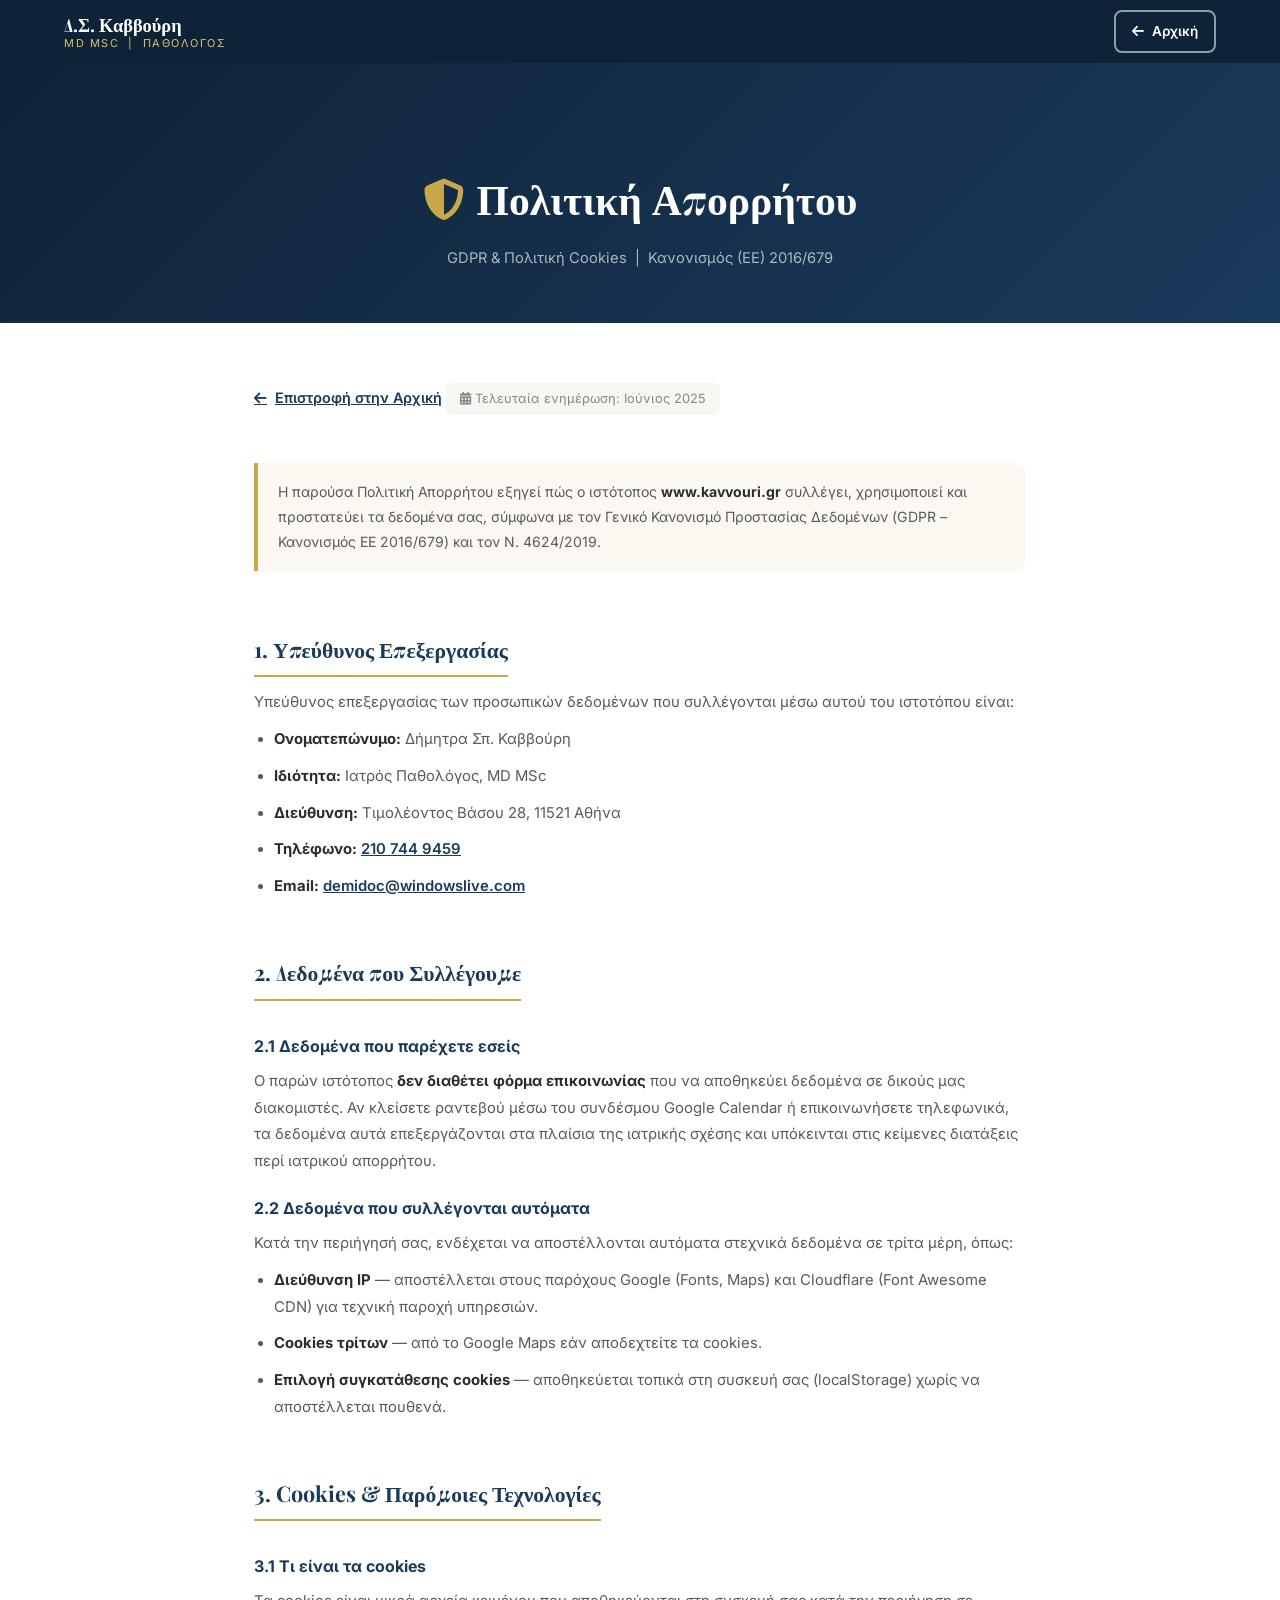
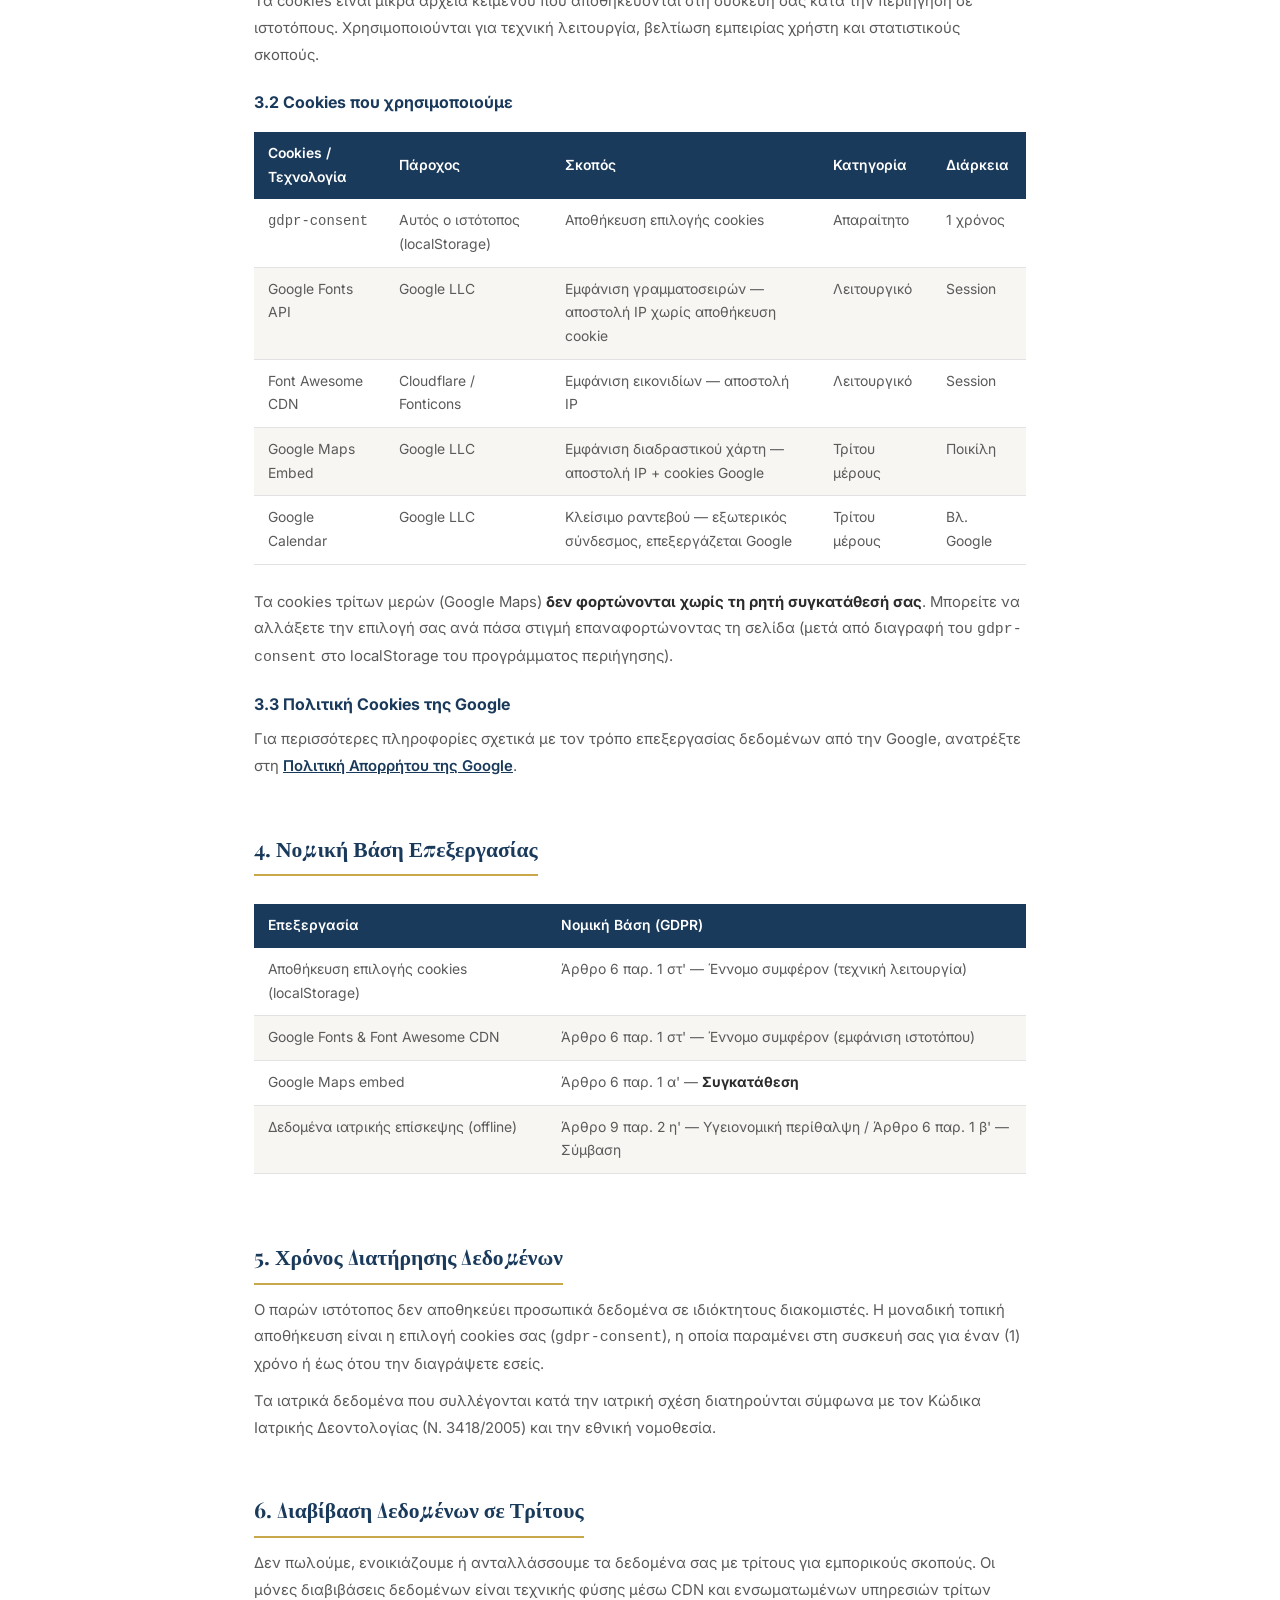
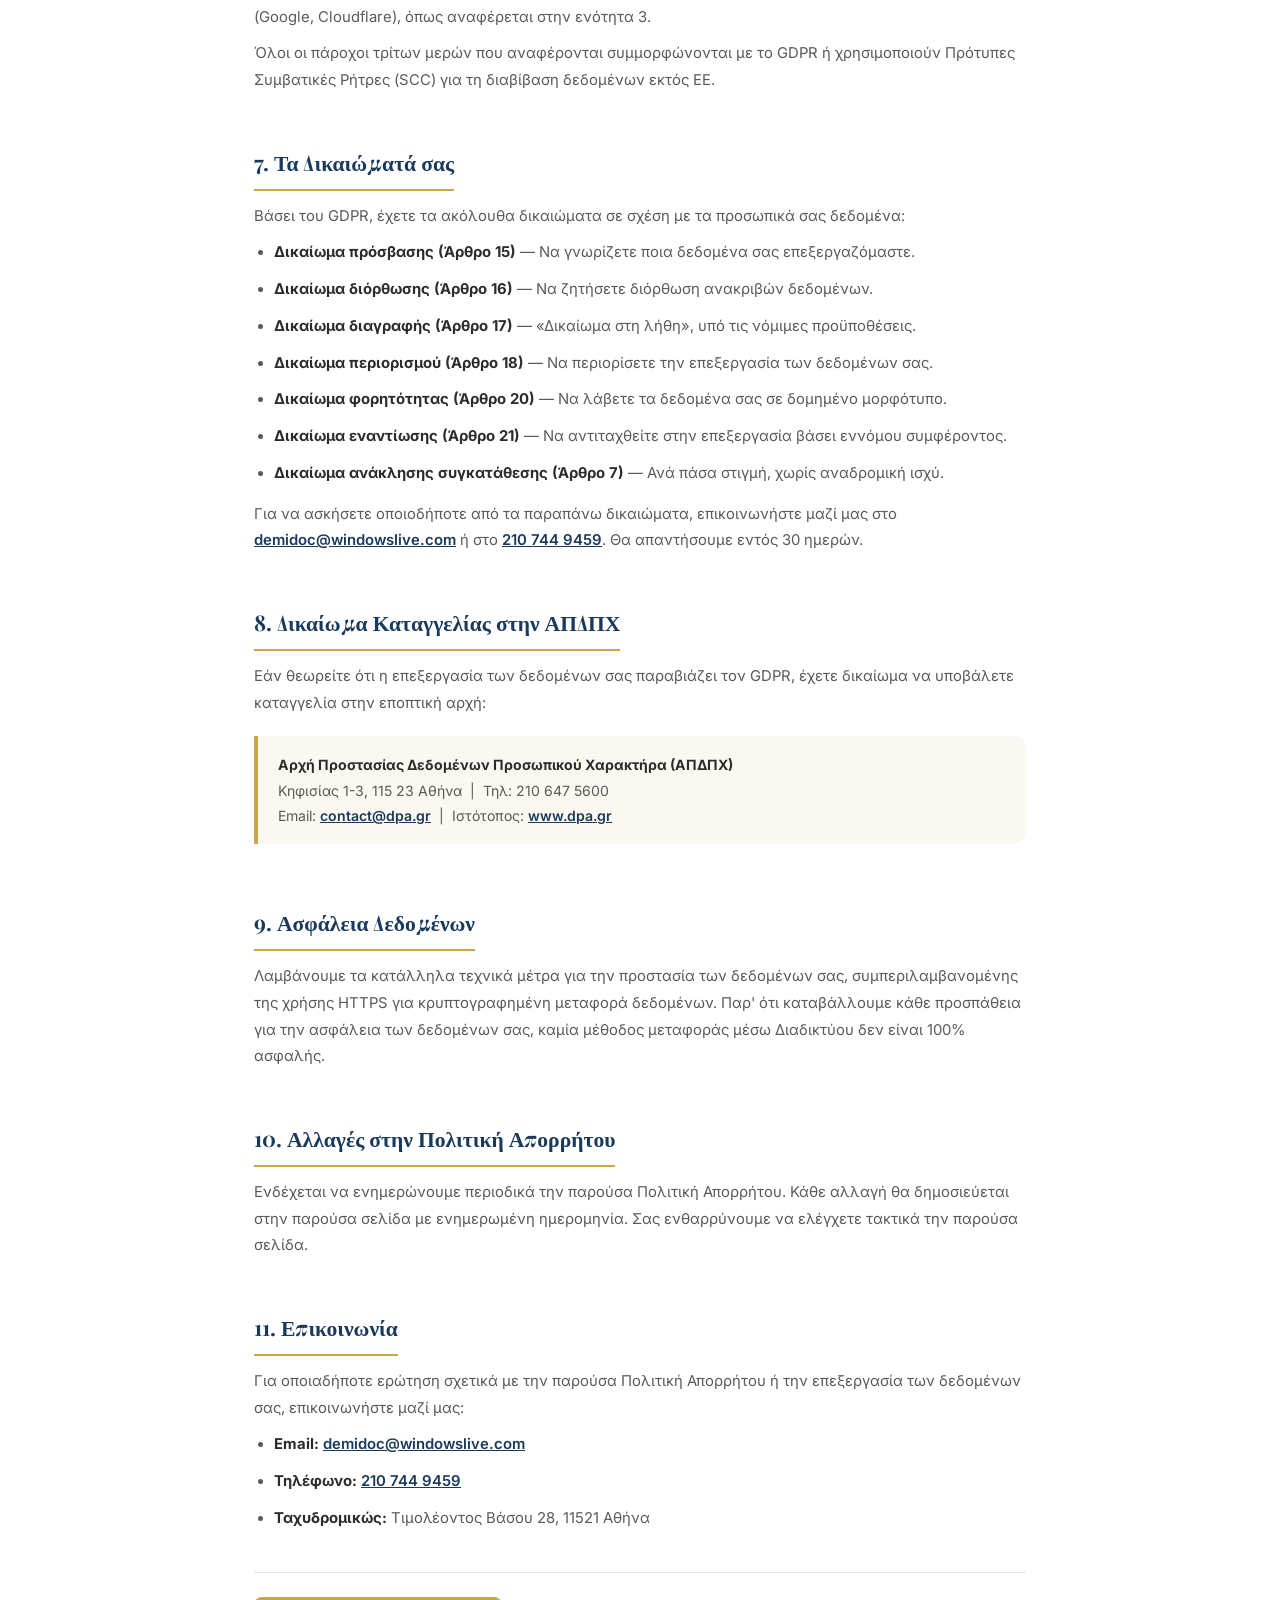
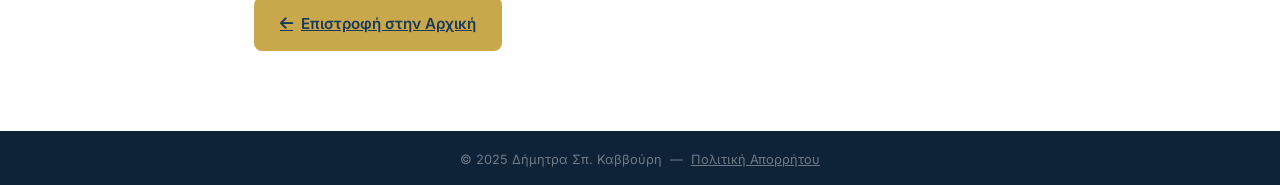
<file: privacy.html>
<!DOCTYPE html>
<html lang="el">
<head>
    <meta charset="UTF-8">
    <meta name="viewport" content="width=device-width, initial-scale=1.0">
    <title>Πολιτική Απορρήτου & Cookies | Δήμητρα Καββούρη – Παθολόγος</title>
    <meta name="description" content="Πολιτική Απορρήτου και χρήσης Cookies του ιστοτόπου της παθολόγου Δήμητρας Καββούρη. GDPR / Κανονισμός (ΕΕ) 2016/679.">
    <meta name="robots" content="noindex, follow">
    <link rel="canonical" href="https://www.kavvouri.gr/privacy.html">
    <link rel="stylesheet" href="style.css">
    <link rel="preconnect" href="https://fonts.googleapis.com">
    <link rel="preconnect" href="https://fonts.gstatic.com" crossorigin>
    <link href="https://fonts.googleapis.com/css2?family=Playfair+Display:wght@400;600;700&family=Inter:wght@300;400;500;600&display=swap" rel="stylesheet">
    <link rel="stylesheet" href="https://cdnjs.cloudflare.com/ajax/libs/font-awesome/6.5.0/css/all.min.css">

    <style>
        .privacy-hero {
            background: linear-gradient(135deg, var(--navy-dark) 0%, var(--navy) 100%);
            padding: 100px 0 52px;
            text-align: center;
            color: var(--white);
        }
        .privacy-hero h1 {
            font-family: 'Playfair Display', serif;
            font-size: clamp(1.8rem, 4vw, 2.6rem);
            font-weight: 700;
            margin-bottom: 12px;
        }
        .privacy-hero p {
            font-size: 0.92rem;
            color: rgba(255,255,255,0.65);
        }
        .privacy-body {
            max-width: 820px;
            margin: 0 auto;
            padding: 60px 24px 80px;
        }
        .privacy-body h2 {
            font-family: 'Playfair Display', serif;
            font-size: 1.35rem;
            color: var(--navy);
            margin: 40px 0 12px;
            padding-bottom: 8px;
            border-bottom: 2px solid var(--gold);
            display: inline-block;
        }
        .privacy-body h2:first-child { margin-top: 0; }
        .privacy-body h3 {
            font-size: 1rem;
            color: var(--navy);
            margin: 20px 0 8px;
        }
        .privacy-body p, .privacy-body li {
            font-size: 0.93rem;
            color: var(--text-light);
            line-height: 1.8;
            margin-bottom: 10px;
        }
        .privacy-body ul { padding-left: 20px; margin-bottom: 14px; }
        .privacy-body ul li { list-style: disc; }
        .privacy-body strong { color: var(--text); }
        .privacy-body a { color: var(--navy); font-weight: 600; text-decoration: underline; }
        .privacy-body a:hover { color: var(--gold); }
        .privacy-table {
            width: 100%;
            border-collapse: collapse;
            margin: 16px 0 24px;
            font-size: 0.87rem;
        }
        .privacy-table th {
            background: var(--navy);
            color: var(--white);
            padding: 10px 14px;
            text-align: left;
            font-weight: 600;
        }
        .privacy-table td {
            padding: 10px 14px;
            border-bottom: 1px solid var(--border);
            color: var(--text-light);
            vertical-align: top;
        }
        .privacy-table tr:nth-child(even) td { background: var(--off-white); }
        .info-box {
            background: rgba(201,168,76,0.08);
            border-left: 4px solid var(--gold);
            border-radius: 0 var(--radius) var(--radius) 0;
            padding: 16px 20px;
            margin: 20px 0;
        }
        .info-box p { margin: 0; font-size: 0.88rem; }
        .back-link {
            display: inline-flex;
            align-items: center;
            gap: 8px;
            color: var(--navy);
            font-weight: 600;
            font-size: 0.9rem;
            text-decoration: none;
            margin-bottom: 32px;
            transition: color var(--ease);
        }
        .back-link:hover { color: var(--gold); }
        .update-date {
            display: inline-block;
            background: var(--off-white);
            border-radius: 6px;
            padding: 5px 14px;
            font-size: 0.8rem;
            color: #888;
            margin-bottom: 28px;
        }
        @media (max-width: 600px) {
            .privacy-table { font-size: 0.8rem; }
            .privacy-table th, .privacy-table td { padding: 8px 10px; }
        }
    </style>
</head>
<body>

    <!-- Minimal Navbar -->
    <nav class="navbar scrolled" style="position:relative; background:var(--navy-dark); box-shadow:none;">
        <div class="nav-container">
            <a href="index.html" class="nav-logo" style="text-decoration:none;">
                <span class="logo-name">Δ.Σ. Καββούρη</span>
                <span class="logo-sub">MD MSc &nbsp;|&nbsp; Παθολόγος</span>
            </a>
            <a href="index.html" class="btn btn-outline" style="padding:8px 16px; font-size:0.85rem;">
                <i class="fas fa-arrow-left"></i> Αρχική
            </a>
        </div>
    </nav>

    <!-- Hero -->
    <div class="privacy-hero">
        <div class="container">
            <h1><i class="fas fa-shield-alt" style="color:var(--gold); margin-right:12px;"></i>Πολιτική Απορρήτου</h1>
            <p>GDPR &amp; Πολιτική Cookies &nbsp;|&nbsp; Κανονισμός (ΕΕ) 2016/679</p>
        </div>
    </div>

    <!-- Content -->
    <div class="privacy-body">

        <a href="index.html" class="back-link"><i class="fas fa-arrow-left"></i> Επιστροφή στην Αρχική</a>

        <span class="update-date"><i class="fas fa-calendar-alt"></i> Τελευταία ενημέρωση: Ιούνιος 2025</span>

        <div class="info-box">
            <p>Η παρούσα Πολιτική Απορρήτου εξηγεί πώς ο ιστότοπος <strong>www.kavvouri.gr</strong> συλλέγει, χρησιμοποιεί και προστατεύει τα δεδομένα σας, σύμφωνα με τον Γενικό Κανονισμό Προστασίας Δεδομένων (GDPR – Κανονισμός ΕΕ 2016/679) και τον Ν. 4624/2019.</p>
        </div>

        <!-- 1. Υπεύθυνος Επεξεργασίας -->
        <h2>1. Υπεύθυνος Επεξεργασίας</h2>
        <p>Υπεύθυνος επεξεργασίας των προσωπικών δεδομένων που συλλέγονται μέσω αυτού του ιστοτόπου είναι:</p>
        <ul>
            <li><strong>Ονοματεπώνυμο:</strong> Δήμητρα Σπ. Καββούρη</li>
            <li><strong>Ιδιότητα:</strong> Ιατρός Παθολόγος, MD MSc</li>
            <li><strong>Διεύθυνση:</strong> Τιμολέοντος Βάσου 28, 11521 Αθήνα</li>
            <li><strong>Τηλέφωνο:</strong> <a href="tel:+302107449459">210 744 9459</a></li>
            <li><strong>Email:</strong> <a href="mailto:demidoc@windowslive.com">demidoc@windowslive.com</a></li>
        </ul>

        <!-- 2. Δεδομένα που συλλέγουμε -->
        <h2>2. Δεδομένα που Συλλέγουμε</h2>

        <h3>2.1 Δεδομένα που παρέχετε εσείς</h3>
        <p>Ο παρών ιστότοπος <strong>δεν διαθέτει φόρμα επικοινωνίας</strong> που να αποθηκεύει δεδομένα σε δικούς μας διακομιστές. Αν κλείσετε ραντεβού μέσω του συνδέσμου Google Calendar ή επικοινωνήσετε τηλεφωνικά, τα δεδομένα αυτά επεξεργάζονται στα πλαίσια της ιατρικής σχέσης και υπόκεινται στις κείμενες διατάξεις περί ιατρικού απορρήτου.</p>

        <h3>2.2 Δεδομένα που συλλέγονται αυτόματα</h3>
        <p>Κατά την περιήγησή σας, ενδέχεται να αποστέλλονται αυτόματα στεχνικά δεδομένα σε τρίτα μέρη, όπως:</p>
        <ul>
            <li><strong>Διεύθυνση IP</strong> — αποστέλλεται στους παρόχους Google (Fonts, Maps) και Cloudflare (Font Awesome CDN) για τεχνική παροχή υπηρεσιών.</li>
            <li><strong>Cookies τρίτων</strong> — από το Google Maps εάν αποδεχτείτε τα cookies.</li>
            <li><strong>Επιλογή συγκατάθεσης cookies</strong> — αποθηκεύεται τοπικά στη συσκευή σας (localStorage) χωρίς να αποστέλλεται πουθενά.</li>
        </ul>

        <!-- 3. Cookies -->
        <h2 id="cookies">3. Cookies &amp; Παρόμοιες Τεχνολογίες</h2>

        <h3>3.1 Τι είναι τα cookies</h3>
        <p>Τα cookies είναι μικρά αρχεία κειμένου που αποθηκεύονται στη συσκευή σας κατά την περιήγηση σε ιστοτόπους. Χρησιμοποιούνται για τεχνική λειτουργία, βελτίωση εμπειρίας χρήστη και στατιστικούς σκοπούς.</p>

        <h3>3.2 Cookies που χρησιμοποιούμε</h3>
        <table class="privacy-table">
            <thead>
                <tr>
                    <th>Cookies / Τεχνολογία</th>
                    <th>Πάροχος</th>
                    <th>Σκοπός</th>
                    <th>Κατηγορία</th>
                    <th>Διάρκεια</th>
                </tr>
            </thead>
            <tbody>
                <tr>
                    <td><code>gdpr-consent</code></td>
                    <td>Αυτός ο ιστότοπος (localStorage)</td>
                    <td>Αποθήκευση επιλογής cookies</td>
                    <td>Απαραίτητο</td>
                    <td>1 χρόνος</td>
                </tr>
                <tr>
                    <td>Google Fonts API</td>
                    <td>Google LLC</td>
                    <td>Εμφάνιση γραμματοσειρών — αποστολή IP χωρίς αποθήκευση cookie</td>
                    <td>Λειτουργικό</td>
                    <td>Session</td>
                </tr>
                <tr>
                    <td>Font Awesome CDN</td>
                    <td>Cloudflare / Fonticons</td>
                    <td>Εμφάνιση εικονιδίων — αποστολή IP</td>
                    <td>Λειτουργικό</td>
                    <td>Session</td>
                </tr>
                <tr>
                    <td>Google Maps Embed</td>
                    <td>Google LLC</td>
                    <td>Εμφάνιση διαδραστικού χάρτη — αποστολή IP + cookies Google</td>
                    <td>Τρίτου μέρους</td>
                    <td>Ποικίλη</td>
                </tr>
                <tr>
                    <td>Google Calendar</td>
                    <td>Google LLC</td>
                    <td>Κλείσιμο ραντεβού — εξωτερικός σύνδεσμος, επεξεργάζεται Google</td>
                    <td>Τρίτου μέρους</td>
                    <td>Βλ. Google</td>
                </tr>
            </tbody>
        </table>

        <p>Τα cookies τρίτων μερών (Google Maps) <strong>δεν φορτώνονται χωρίς τη ρητή συγκατάθεσή σας</strong>. Μπορείτε να αλλάξετε την επιλογή σας ανά πάσα στιγμή επαναφορτώνοντας τη σελίδα (μετά από διαγραφή του <code>gdpr-consent</code> στο localStorage του προγράμματος περιήγησης).</p>

        <h3>3.3 Πολιτική Cookies της Google</h3>
        <p>Για περισσότερες πληροφορίες σχετικά με τον τρόπο επεξεργασίας δεδομένων από την Google, ανατρέξτε στη <a href="https://policies.google.com/privacy" target="_blank" rel="noopener noreferrer">Πολιτική Απορρήτου της Google</a>.</p>

        <!-- 4. Νομική Βάση -->
        <h2>4. Νομική Βάση Επεξεργασίας</h2>
        <table class="privacy-table">
            <thead>
                <tr>
                    <th>Επεξεργασία</th>
                    <th>Νομική Βάση (GDPR)</th>
                </tr>
            </thead>
            <tbody>
                <tr>
                    <td>Αποθήκευση επιλογής cookies (localStorage)</td>
                    <td>Άρθρο 6 παρ. 1 στ' — Έννομο συμφέρον (τεχνική λειτουργία)</td>
                </tr>
                <tr>
                    <td>Google Fonts &amp; Font Awesome CDN</td>
                    <td>Άρθρο 6 παρ. 1 στ' — Έννομο συμφέρον (εμφάνιση ιστοτόπου)</td>
                </tr>
                <tr>
                    <td>Google Maps embed</td>
                    <td>Άρθρο 6 παρ. 1 α' — <strong>Συγκατάθεση</strong></td>
                </tr>
                <tr>
                    <td>Δεδομένα ιατρικής επίσκεψης (offline)</td>
                    <td>Άρθρο 9 παρ. 2 η' — Υγειονομική περίθαλψη / Άρθρο 6 παρ. 1 β' — Σύμβαση</td>
                </tr>
            </tbody>
        </table>

        <!-- 5. Αποθήκευση Δεδομένων -->
        <h2>5. Χρόνος Διατήρησης Δεδομένων</h2>
        <p>Ο παρών ιστότοπος δεν αποθηκεύει προσωπικά δεδομένα σε ιδιόκτητους διακομιστές. Η μοναδική τοπική αποθήκευση είναι η επιλογή cookies σας (<code>gdpr-consent</code>), η οποία παραμένει στη συσκευή σας για έναν (1) χρόνο ή έως ότου την διαγράψετε εσείς.</p>
        <p>Τα ιατρικά δεδομένα που συλλέγονται κατά την ιατρική σχέση διατηρούνται σύμφωνα με τον Κώδικα Ιατρικής Δεοντολογίας (Ν. 3418/2005) και την εθνική νομοθεσία.</p>

        <!-- 6. Διαβίβαση σε Τρίτους -->
        <h2>6. Διαβίβαση Δεδομένων σε Τρίτους</h2>
        <p>Δεν πωλούμε, ενοικιάζουμε ή ανταλλάσσουμε τα δεδομένα σας με τρίτους για εμπορικούς σκοπούς. Οι μόνες διαβιβάσεις δεδομένων είναι τεχνικής φύσης μέσω CDN και ενσωματωμένων υπηρεσιών τρίτων (Google, Cloudflare), όπως αναφέρεται στην ενότητα 3.</p>
        <p>Όλοι οι πάροχοι τρίτων μερών που αναφέρονται συμμορφώνονται με το GDPR ή χρησιμοποιούν Πρότυπες Συμβατικές Ρήτρες (SCC) για τη διαβίβαση δεδομένων εκτός ΕΕ.</p>

        <!-- 7. Δικαιώματα -->
        <h2>7. Τα Δικαιώματά σας</h2>
        <p>Βάσει του GDPR, έχετε τα ακόλουθα δικαιώματα σε σχέση με τα προσωπικά σας δεδομένα:</p>
        <ul>
            <li><strong>Δικαίωμα πρόσβασης (Άρθρο 15)</strong> — Να γνωρίζετε ποια δεδομένα σας επεξεργαζόμαστε.</li>
            <li><strong>Δικαίωμα διόρθωσης (Άρθρο 16)</strong> — Να ζητήσετε διόρθωση ανακριβών δεδομένων.</li>
            <li><strong>Δικαίωμα διαγραφής (Άρθρο 17)</strong> — «Δικαίωμα στη λήθη», υπό τις νόμιμες προϋποθέσεις.</li>
            <li><strong>Δικαίωμα περιορισμού (Άρθρο 18)</strong> — Να περιορίσετε την επεξεργασία των δεδομένων σας.</li>
            <li><strong>Δικαίωμα φορητότητας (Άρθρο 20)</strong> — Να λάβετε τα δεδομένα σας σε δομημένο μορφότυπο.</li>
            <li><strong>Δικαίωμα εναντίωσης (Άρθρο 21)</strong> — Να αντιταχθείτε στην επεξεργασία βάσει εννόμου συμφέροντος.</li>
            <li><strong>Δικαίωμα ανάκλησης συγκατάθεσης (Άρθρο 7)</strong> — Ανά πάσα στιγμή, χωρίς αναδρομική ισχύ.</li>
        </ul>
        <p>Για να ασκήσετε οποιοδήποτε από τα παραπάνω δικαιώματα, επικοινωνήστε μαζί μας στο <a href="mailto:demidoc@windowslive.com">demidoc@windowslive.com</a> ή στο <a href="tel:+302107449459">210 744 9459</a>. Θα απαντήσουμε εντός 30 ημερών.</p>

        <!-- 8. Καταγγελίες -->
        <h2>8. Δικαίωμα Καταγγελίας στην ΑΠΔΠΧ</h2>
        <p>Εάν θεωρείτε ότι η επεξεργασία των δεδομένων σας παραβιάζει τον GDPR, έχετε δικαίωμα να υποβάλετε καταγγελία στην εποπτική αρχή:</p>
        <div class="info-box">
            <p><strong>Αρχή Προστασίας Δεδομένων Προσωπικού Χαρακτήρα (ΑΠΔΠΧ)</strong><br>
            Κηφισίας 1-3, 115 23 Αθήνα &nbsp;|&nbsp; Τηλ: 210 647 5600<br>
            Email: <a href="mailto:contact@dpa.gr">contact@dpa.gr</a> &nbsp;|&nbsp; Ιστότοπος: <a href="https://www.dpa.gr" target="_blank" rel="noopener noreferrer">www.dpa.gr</a></p>
        </div>

        <!-- 9. Ασφάλεια -->
        <h2>9. Ασφάλεια Δεδομένων</h2>
        <p>Λαμβάνουμε τα κατάλληλα τεχνικά μέτρα για την προστασία των δεδομένων σας, συμπεριλαμβανομένης της χρήσης HTTPS για κρυπτογραφημένη μεταφορά δεδομένων. Παρ' ότι καταβάλλουμε κάθε προσπάθεια για την ασφάλεια των δεδομένων σας, καμία μέθοδος μεταφοράς μέσω Διαδικτύου δεν είναι 100% ασφαλής.</p>

        <!-- 10. Αλλαγές -->
        <h2>10. Αλλαγές στην Πολιτική Απορρήτου</h2>
        <p>Ενδέχεται να ενημερώνουμε περιοδικά την παρούσα Πολιτική Απορρήτου. Κάθε αλλαγή θα δημοσιεύεται στην παρούσα σελίδα με ενημερωμένη ημερομηνία. Σας ενθαρρύνουμε να ελέγχετε τακτικά την παρούσα σελίδα.</p>

        <!-- Επικοινωνία -->
        <h2>11. Επικοινωνία</h2>
        <p>Για οποιαδήποτε ερώτηση σχετικά με την παρούσα Πολιτική Απορρήτου ή την επεξεργασία των δεδομένων σας, επικοινωνήστε μαζί μας:</p>
        <ul>
            <li><strong>Email:</strong> <a href="mailto:demidoc@windowslive.com">demidoc@windowslive.com</a></li>
            <li><strong>Τηλέφωνο:</strong> <a href="tel:+302107449459">210 744 9459</a></li>
            <li><strong>Ταχυδρομικώς:</strong> Τιμολέοντος Βάσου 28, 11521 Αθήνα</li>
        </ul>

        <div style="margin-top:40px; padding-top:24px; border-top:1px solid var(--border);">
            <a href="index.html" class="btn btn-primary">
                <i class="fas fa-arrow-left"></i> Επιστροφή στην Αρχική
            </a>
        </div>

    </div>

    <!-- Footer -->
    <footer>
        <div class="footer-inner">
            <div class="footer-bottom">
                <p>&copy; 2025 Δήμητρα Σπ. Καββούρη &nbsp;—&nbsp; <a href="privacy.html" style="color:inherit; text-decoration:underline;">Πολιτική Απορρήτου</a></p>
            </div>
        </div>
    </footer>

</body>
</html>
</file>
<file: style.css>
/* ============================================================
   Variables & Reset
============================================================ */
:root {
    --navy:       #1a3a5c;
    --navy-dark:  #0f2338;
    --navy-light: #2a5080;
    --gold:       #c9a84c;
    --gold-light: #dfc070;
    --white:      #ffffff;
    --off-white:  #f7f6f3;
    --text:       #2c2c2c;
    --text-light: #5a5a5a;
    --border:     #e2e2e2;
    --shadow:     0 4px 24px rgba(0,0,0,0.09);
    --shadow-lg:  0 10px 40px rgba(0,0,0,0.15);
    --radius:     12px;
    --ease:       0.3s ease;
}

*, *::before, *::after { margin: 0; padding: 0; box-sizing: border-box; }

html { scroll-behavior: smooth; font-size: 16px; }

body {
    font-family: 'Inter', Arial, sans-serif;
    color: var(--text);
    background: var(--white);
    line-height: 1.7;
}

a { text-decoration: none; color: inherit; }
ul { list-style: none; }
img { max-width: 100%; display: block; }
textarea { resize: vertical; }

/* ============================================================
   Navbar
============================================================ */
.navbar {
    position: fixed;
    inset: 0 0 auto 0;
    z-index: 100;
    padding: 16px 0;
    background: transparent;
    transition: background var(--ease), padding var(--ease), box-shadow var(--ease);
}

.navbar.scrolled {
    background: var(--navy-dark);
    padding: 10px 0;
    box-shadow: 0 2px 24px rgba(0,0,0,0.35);
}

.nav-container {
    max-width: 1200px;
    margin: 0 auto;
    padding: 0 24px;
    display: flex;
    align-items: center;
    justify-content: space-between;
    gap: 24px;
}

.nav-logo { display: flex; flex-direction: column; line-height: 1.3; }

.logo-name {
    font-family: 'Playfair Display', serif;
    font-size: 1.15rem;
    font-weight: 700;
    color: var(--white);
}

.logo-sub {
    font-size: 0.68rem;
    letter-spacing: 1.5px;
    text-transform: uppercase;
    color: var(--gold-light);
}

.nav-menu {
    display: flex;
    align-items: center;
    gap: 4px;
}

.nav-link {
    color: rgba(255,255,255,0.88);
    padding: 8px 13px;
    border-radius: 6px;
    font-size: 0.87rem;
    font-weight: 500;
    transition: color var(--ease), background var(--ease);
    white-space: nowrap;
}

.nav-link:hover { color: var(--gold-light); }

.nav-cta {
    background: var(--gold);
    color: var(--navy-dark) !important;
    font-weight: 700;
    padding: 9px 18px;
    border-radius: 8px;
}

.nav-cta:hover { background: var(--gold-light); }

.nav-toggle {
    display: none;
    flex-direction: column;
    gap: 5px;
    background: none;
    border: none;
    cursor: pointer;
    padding: 6px;
}

.nav-toggle span {
    display: block;
    width: 24px; height: 2px;
    background: var(--white);
    border-radius: 2px;
    transition: var(--ease);
}

/* ============================================================
   Buttons
============================================================ */
.btn {
    display: inline-flex;
    align-items: center;
    gap: 8px;
    padding: 12px 24px;
    border-radius: 8px;
    font-size: 0.95rem;
    font-weight: 600;
    cursor: pointer;
    transition: var(--ease);
    border: 2px solid transparent;
    font-family: inherit;
}

.btn-primary {
    background: var(--gold);
    color: var(--navy-dark);
}

.btn-primary:hover {
    background: var(--gold-light);
    transform: translateY(-2px);
    box-shadow: 0 6px 20px rgba(201,168,76,0.4);
}

.btn-outline {
    background: transparent;
    color: var(--white);
    border-color: rgba(255,255,255,0.55);
}

.btn-outline:hover {
    background: rgba(255,255,255,0.12);
    border-color: var(--white);
}

.btn-lg { padding: 14px 32px; font-size: 1rem; }

/* ============================================================
   Hero
============================================================ */
#hero {
    min-height: 100vh;
    display: flex;
    align-items: center;
    background:
        url("data:image/svg+xml,%3Csvg width='60' height='60' viewBox='0 0 60 60' xmlns='http://www.w3.org/2000/svg'%3E%3Cg fill='%23ffffff' fill-opacity='0.03' fill-rule='evenodd'%3E%3Cpath d='M36 34v-4h-2v4h-4v2h4v4h2v-4h4v-2h-4zm0-30V0h-2v4h-4v2h4v4h2V6h4V4h-4zM6 34v-4H4v4H0v2h4v4h2v-4h4v-2H6zM6 4V0H4v4H0v2h4v4h2V6h4V4H6z'/%3E%3C/g%3E%3C/svg%3E"),
        linear-gradient(135deg, var(--navy-dark) 0%, var(--navy) 55%, #1e4d7a 100%);
    position: relative;
    overflow: hidden;
}

.hero-content {
    max-width: 1200px;
    margin: 0 auto;
    padding: 110px 24px 70px;
    display: flex;
    align-items: center;
    gap: 64px;
    width: 100%;
    position: relative;
    z-index: 1;
}

.hero-photo {
    flex-shrink: 0;
    width: 300px;
    height: 370px;
    border-radius: 20px;
    overflow: hidden;
    border: 4px solid var(--gold);
    box-shadow: 0 24px 60px rgba(0,0,0,0.45);
}

.hero-photo img {
    width: 100%;
    height: 100%;
    object-fit: cover;
    object-position: top center;
}

.hero-text { flex: 1; min-width: 0; }

.hero-pretitle {
    font-size: 0.75rem;
    font-weight: 600;
    letter-spacing: 3px;
    text-transform: uppercase;
    color: var(--gold);
    margin-bottom: 14px;
}

.hero-text h1 {
    font-family: 'Playfair Display', serif;
    font-size: clamp(2rem, 4vw, 3rem);
    font-weight: 700;
    color: var(--white);
    line-height: 1.2;
    margin-bottom: 6px;
}

.hero-text h2 {
    font-size: 0.9rem;
    font-weight: 500;
    color: var(--gold-light);
    letter-spacing: 2.5px;
    text-transform: uppercase;
    margin-bottom: 16px;
}

.hero-subtitle {
    font-size: 1rem;
    color: rgba(255,255,255,0.72);
    line-height: 1.7;
    margin-bottom: 28px;
}

.hero-rating {
    display: inline-flex;
    align-items: center;
    gap: 12px;
    background: rgba(255,255,255,0.07);
    border: 1px solid rgba(201,168,76,0.3);
    padding: 11px 20px;
    border-radius: 10px;
    margin-bottom: 32px;
}

.hero-rating .stars { color: var(--gold); font-size: 0.85rem; letter-spacing: 2px; }
.hero-rating span { font-size: 0.87rem; color: rgba(255,255,255,0.82); }
.hero-rating strong { color: var(--white); font-size: 1.1rem; }

.hero-actions { display: flex; gap: 14px; flex-wrap: wrap; }

/* ============================================================
   Info Bar
============================================================ */
.info-bar {
    background: var(--navy-dark);
    border-top: 2px solid var(--gold);
    padding: 16px 0;
}

.info-bar-inner {
    max-width: 1200px;
    margin: 0 auto;
    padding: 0 24px;
    display: flex;
    flex-wrap: wrap;
    gap: 20px;
    justify-content: space-between;
}

.info-item {
    display: flex;
    align-items: center;
    gap: 9px;
    color: rgba(255,255,255,0.82);
    font-size: 0.86rem;
}

.info-item i { color: var(--gold); width: 16px; text-align: center; }

.info-item a {
    color: rgba(255,255,255,0.82);
    transition: color var(--ease);
}
.info-item a:hover { color: var(--gold); }

/* ============================================================
   Sections
============================================================ */
#hero, #bio, #specializations, #services, #iatreio, #contact, #faq, #appointment {
    scroll-margin-top: 76px;
}

.section { padding: 80px 0; }
.section-alt { background: var(--off-white); }

.container {
    max-width: 1200px;
    margin: 0 auto;
    padding: 0 24px;
}

.section-header {
    text-align: center;
    margin-bottom: 52px;
}

.section-tag {
    display: inline-block;
    font-size: 0.72rem;
    font-weight: 700;
    letter-spacing: 2px;
    text-transform: uppercase;
    color: var(--gold);
    background: rgba(201,168,76,0.1);
    border: 1px solid rgba(201,168,76,0.3);
    padding: 4px 14px;
    border-radius: 20px;
    margin-bottom: 10px;
}

.section-header h2 {
    font-family: 'Playfair Display', serif;
    font-size: clamp(1.7rem, 3vw, 2.3rem);
    font-weight: 700;
    color: var(--navy);
}

.divider {
    width: 56px;
    height: 3px;
    background: linear-gradient(90deg, var(--gold), var(--gold-light));
    margin: 14px auto 0;
    border-radius: 2px;
}

/* ============================================================
   Bio
============================================================ */
.bio-grid {
    display: grid;
    grid-template-columns: 1fr 320px;
    gap: 48px;
    align-items: start;
}

.bio-text p {
    color: var(--text-light);
    font-size: 0.97rem;
    margin-bottom: 18px;
}

.bio-text p strong { color: var(--navy); }

.bio-highlights {
    display: grid;
    grid-template-columns: 1fr 1fr;
    gap: 14px;
    margin-top: 28px;
}

.highlight-item {
    display: flex;
    gap: 12px;
    align-items: flex-start;
    padding: 16px;
    background: var(--off-white);
    border-radius: var(--radius);
    border-left: 3px solid var(--gold);
    transition: var(--ease);
}

.highlight-item:hover { box-shadow: var(--shadow); }

.highlight-item i {
    color: var(--navy);
    font-size: 1.15rem;
    margin-top: 3px;
    flex-shrink: 0;
}

.highlight-item strong {
    display: block;
    font-size: 0.88rem;
    color: var(--navy);
    line-height: 1.4;
    margin-bottom: 3px;
}

.highlight-item span {
    font-size: 0.76rem;
    color: #888;
}

.highlight-full {
    grid-column: 1 / -1;
}

/* Bio office photo */
.bio-office-photo {
    border-radius: var(--radius);
    overflow: hidden;
    margin-bottom: 22px;
    box-shadow: var(--shadow);
}

.bio-office-photo img {
    width: 100%;
    height: 200px;
    object-fit: cover;
    object-position: center 20%;
    display: block;
    transition: transform var(--ease);
}

.bio-office-photo:hover img {
    transform: scale(1.03);
}

/* Gallery */
.gallery-grid {
    display: grid;
    grid-template-columns: 1.4fr 1fr;
    grid-template-rows: 260px 260px;
    grid-auto-rows: 260px;
    gap: 14px;
}

.gallery-lg {
    grid-row: span 2;
}

.gallery-item {
    position: relative;
    border-radius: var(--radius);
    overflow: hidden;
    cursor: pointer;
}

.gallery-item img {
    width: 100%;
    height: 100%;
    object-fit: cover;
    display: block;
    transition: transform 0.45s ease;
}

.gallery-item:hover img {
    transform: scale(1.05);
}

.gallery-caption {
    position: absolute;
    bottom: 0; left: 0; right: 0;
    padding: 28px 16px 12px;
    background: linear-gradient(transparent, rgba(15,35,56,0.82));
    color: var(--white);
    font-size: 0.8rem;
    font-weight: 700;
    letter-spacing: 1px;
    text-transform: uppercase;
}

.patient-quote {
    background: linear-gradient(135deg, var(--navy), var(--navy-light));
    border-radius: var(--radius);
    padding: 20px;
    margin-top: 16px;
    color: var(--white);
    position: relative;
}

.patient-quote .fa-quote-left {
    color: var(--gold);
    font-size: 1.2rem;
    margin-bottom: 8px;
    display: block;
    opacity: 0.7;
}

.patient-quote p {
    font-size: 0.92rem;
    font-style: italic;
    line-height: 1.6;
    margin-bottom: 8px;
    opacity: 0.92;
}

.patient-quote cite {
    font-size: 0.76rem;
    color: var(--gold-light);
    font-style: normal;
}

.bio-side h3 {
    font-family: 'Playfair Display', serif;
    font-size: 1.15rem;
    color: var(--navy);
    margin-bottom: 18px;
}

.affiliation-list { margin-bottom: 24px; }

.affiliation-item {
    display: flex;
    align-items: center;
    gap: 12px;
    padding: 12px 0;
    border-bottom: 1px solid var(--border);
    color: var(--text-light);
    font-size: 0.92rem;
}

.affiliation-item i { color: var(--navy); width: 18px; flex-shrink: 0; }

.rating-card {
    background: linear-gradient(135deg, var(--navy) 0%, var(--navy-light) 100%);
    border-radius: var(--radius);
    padding: 22px;
    display: flex;
    align-items: center;
    gap: 18px;
    color: var(--white);
    box-shadow: var(--shadow);
}

.rating-score {
    font-family: 'Playfair Display', serif;
    font-size: 3.2rem;
    font-weight: 700;
    color: var(--gold);
    line-height: 1;
    flex-shrink: 0;
}

.rating-stars { color: var(--gold); font-size: 0.85rem; letter-spacing: 2px; margin-bottom: 6px; }
.rating-info p { font-size: 0.86rem; opacity: 0.85; }
.rating-info small { font-size: 0.76rem; opacity: 0.6; }

/* ============================================================
   Specializations
============================================================ */
.specs-grid {
    display: grid;
    grid-template-columns: repeat(3, 1fr);
    gap: 22px;
}

.spec-card {
    background: var(--white);
    border-radius: var(--radius);
    padding: 30px 22px;
    text-align: center;
    box-shadow: var(--shadow);
    transition: transform var(--ease), box-shadow var(--ease), border-top-color var(--ease);
    border-top: 4px solid transparent;
}

.spec-card:hover {
    transform: translateY(-6px);
    box-shadow: var(--shadow-lg);
    border-top-color: var(--gold);
}

.spec-icon {
    width: 62px; height: 62px;
    background: linear-gradient(135deg, var(--navy), var(--navy-light));
    border-radius: 50%;
    display: flex;
    align-items: center;
    justify-content: center;
    margin: 0 auto 18px;
}

.spec-icon i { color: var(--gold); font-size: 1.35rem; }

.spec-card h3 {
    font-family: 'Playfair Display', serif;
    font-size: 1rem;
    color: var(--navy);
    margin-bottom: 9px;
}

.spec-card p { font-size: 0.85rem; color: var(--text-light); line-height: 1.6; }

/* ============================================================
   Services
============================================================ */
.services-grid {
    display: grid;
    grid-template-columns: repeat(4, 1fr);
    gap: 18px;
}

.service-item {
    display: flex;
    flex-direction: column;
    align-items: center;
    text-align: center;
    gap: 12px;
    padding: 26px 14px;
    background: var(--white);
    border-radius: var(--radius);
    box-shadow: var(--shadow);
    transition: transform var(--ease), box-shadow var(--ease);
}

.service-item:hover {
    transform: translateY(-4px);
    box-shadow: var(--shadow-lg);
}

.service-item i {
    font-size: 1.7rem;
    color: var(--navy);
    background: rgba(26,58,92,0.07);
    width: 54px; height: 54px;
    display: flex;
    align-items: center;
    justify-content: center;
    border-radius: 12px;
}

.service-item span { font-size: 0.86rem; font-weight: 500; color: var(--text); line-height: 1.5; }
.service-item small { font-size: 0.75rem; color: #999; }

/* ============================================================
   Contact
============================================================ */
.contact-grid {
    display: grid;
    grid-template-columns: 1fr 1fr;
    gap: 40px;
    align-items: start;
}

.contact-card {
    display: flex;
    gap: 16px;
    align-items: flex-start;
    padding: 20px;
    background: var(--white);
    border-radius: var(--radius);
    box-shadow: 0 2px 14px rgba(0,0,0,0.06);
    margin-bottom: 14px;
    transition: box-shadow var(--ease);
}

.contact-card:hover { box-shadow: var(--shadow); }

.contact-icon {
    width: 44px; height: 44px;
    background: var(--navy);
    border-radius: 10px;
    display: flex;
    align-items: center;
    justify-content: center;
    flex-shrink: 0;
}

.contact-icon i { color: var(--gold); font-size: 1.15rem; }

.contact-card h4 {
    font-size: 0.78rem;
    font-weight: 700;
    text-transform: uppercase;
    letter-spacing: 0.8px;
    color: var(--navy);
    margin-bottom: 5px;
}

.contact-card p { font-size: 0.9rem; color: var(--text-light); line-height: 1.5; }
.contact-note { font-size: 0.78rem !important; color: #999 !important; margin-top: 5px; }
.contact-card a { color: var(--navy); font-weight: 600; transition: color var(--ease); }
.contact-card a:hover { color: var(--gold); }

.contact-map iframe { box-shadow: var(--shadow); }

/* ============================================================
   Appointment – Google Calendar Embed
============================================================ */
.section-sub {
    margin-top: 14px;
    color: var(--text-light);
    font-size: 0.95rem;
}

.appt-wrapper {
    max-width: 900px;
    margin: 0 auto;
}

.appt-card {
    background: var(--white);
    border-radius: 20px;
    padding: 52px 40px;
    box-shadow: 0 10px 48px rgba(0,0,0,0.11);
    border-top: 5px solid var(--navy);
    text-align: center;
    display: flex;
    flex-direction: column;
    align-items: center;
    gap: 20px;
}

.appt-card-icon {
    width: 80px; height: 80px;
    background: var(--off-white);
    border-radius: 20px;
    display: flex;
    align-items: center;
    justify-content: center;
    overflow: hidden;
}

.appt-icon-fallback {
    width: 80px; height: 80px;
    background: linear-gradient(135deg, var(--navy), var(--navy-light));
    border-radius: 20px;
    display: flex;
    align-items: center;
    justify-content: center;
}

.appt-icon-fallback i { color: var(--gold); font-size: 2rem; }

.appt-card h3 {
    font-family: 'Playfair Display', serif;
    font-size: 1.5rem;
    color: var(--navy);
}

.appt-card p {
    color: var(--text-light);
    font-size: 0.97rem;
    max-width: 480px;
    line-height: 1.7;
}

.appt-features {
    list-style: none;
    display: flex;
    flex-direction: column;
    gap: 10px;
    text-align: left;
    width: fit-content;
}

.appt-features li {
    display: flex;
    align-items: center;
    gap: 10px;
    font-size: 0.92rem;
    color: var(--text-light);
}

.appt-features li i { color: var(--gold); font-size: 0.85rem; }

.appt-btn { margin-top: 8px; font-size: 1.05rem; padding: 16px 40px; }

.appt-phone {
    display: flex;
    align-items: center;
    justify-content: center;
    gap: 12px;
    margin-top: 20px;
    padding: 16px 24px;
    background: var(--off-white);
    border-radius: 10px;
    font-size: 0.92rem;
    color: var(--text-light);
    border: 1px solid var(--border);
}

.appt-phone i { color: var(--gold); font-size: 1.1rem; }
.appt-phone a { color: var(--navy); font-weight: 600; transition: color var(--ease); }
.appt-phone a:hover { color: var(--gold); }

/* ============================================================
   FAQ
============================================================ */
.faq-grid {
    max-width: 820px;
    margin: 0 auto;
    display: flex;
    flex-direction: column;
    gap: 10px;
}

.faq-item {
    background: var(--white);
    border-radius: var(--radius);
    box-shadow: 0 2px 12px rgba(0,0,0,0.06);
    overflow: hidden;
    border-left: 4px solid transparent;
    transition: border-color var(--ease);
}

.faq-item.open {
    border-left-color: var(--gold);
}

.faq-q {
    width: 100%;
    display: flex;
    align-items: center;
    justify-content: space-between;
    padding: 18px 22px;
    background: none;
    border: none;
    cursor: pointer;
    text-align: left;
    gap: 16px;
    font-family: inherit;
}

.faq-q span {
    font-size: 0.97rem;
    font-weight: 600;
    color: var(--navy);
}

.faq-q i {
    color: var(--gold);
    font-size: 0.85rem;
    flex-shrink: 0;
    transition: transform var(--ease);
}

.faq-item.open .faq-q i {
    transform: rotate(180deg);
}

.faq-a {
    max-height: 0;
    overflow: hidden;
    transition: max-height 0.35s ease, padding 0.35s ease;
}

.faq-a.open {
    max-height: 400px;
    padding-bottom: 18px;
}

.faq-a p {
    padding: 0 22px;
    font-size: 0.92rem;
    color: var(--text-light);
    line-height: 1.7;
}

.faq-a a { color: var(--navy); font-weight: 600; }

/* ============================================================
   GDPR Cookie Banner
============================================================ */
.cookie-banner {
    position: fixed;
    bottom: 0; left: 0; right: 0;
    z-index: 9999;
    background: var(--navy-dark);
    border-top: 2px solid var(--gold);
    padding: 20px 24px;
    box-shadow: 0 -4px 32px rgba(0,0,0,0.45);
    transform: translateY(110%);
    transition: transform 0.45s cubic-bezier(0.34, 1.06, 0.64, 1);
}

.cookie-banner.show { transform: translateY(0); }

.cookie-inner {
    max-width: 1200px;
    margin: 0 auto;
    display: flex;
    align-items: center;
    gap: 24px;
    flex-wrap: wrap;
}

.cookie-icon { color: var(--gold); font-size: 1.6rem; flex-shrink: 0; }

.cookie-text { flex: 1; min-width: 240px; }

.cookie-text strong {
    display: block;
    font-size: 0.95rem;
    color: var(--white);
    margin-bottom: 4px;
}

.cookie-text p {
    font-size: 0.83rem;
    color: rgba(255,255,255,0.70);
    line-height: 1.6;
}

.cookie-text a { color: var(--gold-light); text-decoration: underline; }
.cookie-text a:hover { color: var(--gold); }

.cookie-actions {
    display: flex;
    gap: 10px;
    flex-shrink: 0;
    flex-wrap: wrap;
}

.btn-ghost {
    background: transparent;
    color: rgba(255,255,255,0.75);
    border: 1px solid rgba(255,255,255,0.3);
    padding: 10px 18px;
    border-radius: 8px;
    font-size: 0.88rem;
    font-weight: 500;
    cursor: pointer;
    transition: var(--ease);
    font-family: inherit;
}
.btn-ghost:hover { background: rgba(255,255,255,0.1); color: var(--white); }

/* Map placeholder */
.map-placeholder {
    width: 100%;
    height: 400px;
    background: var(--off-white);
    border-radius: 12px;
    display: flex;
    flex-direction: column;
    align-items: center;
    justify-content: center;
    gap: 14px;
    border: 2px dashed var(--border);
    color: var(--text-light);
}

.map-placeholder i { font-size: 2.2rem; color: var(--navy); opacity: 0.35; }

.map-placeholder p {
    font-size: 0.88rem;
    text-align: center;
    max-width: 260px;
    line-height: 1.6;
}

.map-placeholder button {
    background: var(--navy);
    color: var(--white);
    border: none;
    padding: 9px 20px;
    border-radius: 8px;
    font-size: 0.85rem;
    font-weight: 600;
    cursor: pointer;
    transition: background var(--ease);
    font-family: inherit;
}
.map-placeholder button:hover { background: var(--navy-light); }

/* ============================================================
   Footer
============================================================ */
footer {
    background: var(--navy-dark);
    color: rgba(255,255,255,0.72);
}

.footer-inner {
    max-width: 1200px;
    margin: 0 auto;
    padding: 0 24px;
}

.footer-main {
    display: grid;
    grid-template-columns: 2fr 1fr 1.5fr;
    gap: 48px;
    padding: 52px 0 40px;
    border-bottom: 1px solid rgba(255,255,255,0.1);
}

.footer-brand h3 {
    font-family: 'Playfair Display', serif;
    font-size: 1.25rem;
    color: var(--white);
    margin-bottom: 6px;
}

.footer-brand p { font-size: 0.86rem; line-height: 1.7; }

.footer-nav h4,
.footer-contact-info h4 {
    font-size: 0.72rem;
    letter-spacing: 2px;
    text-transform: uppercase;
    color: var(--gold);
    margin-bottom: 16px;
}

.footer-nav ul { display: flex; flex-direction: column; gap: 9px; }
.footer-nav a { font-size: 0.88rem; transition: color var(--ease); }
.footer-nav a:hover { color: var(--gold-light); }

.footer-contact-info p {
    font-size: 0.86rem;
    display: flex;
    align-items: flex-start;
    gap: 9px;
    margin-bottom: 9px;
}

.footer-contact-info i { color: var(--gold); width: 14px; margin-top: 3px; flex-shrink: 0; }
.footer-contact-info a { transition: color var(--ease); }
.footer-contact-info a:hover { color: var(--gold-light); }

.footer-bottom {
    padding: 18px 0;
    text-align: center;
    font-size: 0.8rem;
    opacity: 0.55;
}

/* ============================================================
   Animations
============================================================ */
.fade-in {
    opacity: 0;
    transform: translateY(22px);
    transition: opacity 0.55s ease, transform 0.55s ease;
}
.fade-in.visible { opacity: 1; transform: translateY(0); }

/* ============================================================
   Responsive
============================================================ */
@media (max-width: 1024px) {
    .bio-grid         { grid-template-columns: 1fr; }
    .bio-side         { max-width: 480px; }
    .specs-grid       { grid-template-columns: repeat(2, 1fr); }
    .services-grid    { grid-template-columns: repeat(2, 1fr); }
    .gallery-grid     { grid-template-columns: 1fr 1fr; grid-template-rows: 220px 220px; grid-auto-rows: 220px; }
    .gallery-lg       { grid-row: span 1; }
}

@media (max-width: 768px) {
    .nav-toggle { display: flex; }

    .nav-menu {
        display: none;
        position: absolute;
        top: 100%; left: 0; right: 0;
        flex-direction: column;
        background: var(--navy-dark);
        padding: 12px;
        gap: 3px;
    }
    .nav-menu.open { display: flex; }
    .nav-link { display: block; width: 100%; padding: 11px 16px; }

    .hero-content {
        flex-direction: column;
        text-align: center;
        padding: 100px 24px 60px;
        gap: 32px;
    }
    .hero-photo { width: 220px; height: 270px; }
    .hero-actions { justify-content: center; }
    .hero-rating { justify-content: center; }

    .info-bar-inner { flex-direction: column; gap: 12px; }

    .contact-grid { grid-template-columns: 1fr; }

    .footer-main { grid-template-columns: 1fr; gap: 28px; }

    .bio-highlights { grid-template-columns: 1fr; }
}

@media (max-width: 480px) {
    .section { padding: 60px 0; }
    .specs-grid    { grid-template-columns: 1fr; }
    .services-grid { grid-template-columns: 1fr 1fr; }
    .hero-photo    { width: 180px; height: 220px; }
    .gallery-grid  { grid-template-columns: 1fr; grid-template-rows: repeat(4, 220px); }
}

/* ============================================================
   Chatbot Widget
============================================================ */
.chat-widget {
    position: fixed;
    bottom: 28px;
    right: 24px;
    z-index: 1000;
    display: flex;
    flex-direction: column;
    align-items: flex-end;
    gap: 14px;
}

.chat-toggle {
    width: 58px; height: 58px;
    background: var(--gold);
    border: none;
    border-radius: 50%;
    cursor: pointer;
    display: flex;
    align-items: center;
    justify-content: center;
    box-shadow: 0 4px 22px rgba(201,168,76,0.55);
    transition: transform var(--ease), box-shadow var(--ease), background var(--ease);
    position: relative;
    flex-shrink: 0;
}
.chat-toggle:hover {
    transform: scale(1.1);
    background: var(--gold-light);
    box-shadow: 0 6px 28px rgba(201,168,76,0.65);
}
.chat-toggle i { color: var(--navy-dark); font-size: 1.3rem; }

.chat-badge {
    position: absolute;
    top: -4px; right: -4px;
    width: 20px; height: 20px;
    background: #e53935;
    color: white;
    border-radius: 50%;
    font-size: 0.68rem;
    font-weight: 700;
    display: none;
    align-items: center;
    justify-content: center;
    border: 2px solid white;
    animation: badgePop 0.4s cubic-bezier(0.34,1.4,0.64,1);
}
@keyframes badgePop {
    from { transform: scale(0); }
    to   { transform: scale(1); }
}

.chat-window {
    width: 360px;
    background: var(--white);
    border-radius: 18px;
    box-shadow: 0 14px 56px rgba(0,0,0,0.2);
    display: flex;
    flex-direction: column;
    overflow: hidden;
    transform-origin: bottom right;
    transform: scale(0.85) translateY(10px);
    opacity: 0;
    pointer-events: none;
    transition: transform 0.3s cubic-bezier(0.34,1.3,0.64,1), opacity 0.25s ease;
    max-height: 540px;
}
.chat-window.open {
    transform: scale(1) translateY(0);
    opacity: 1;
    pointer-events: all;
}

.chat-header {
    background: linear-gradient(135deg, var(--navy-dark), var(--navy));
    padding: 15px 18px;
    display: flex;
    align-items: center;
    gap: 12px;
    flex-shrink: 0;
}
.chat-avatar {
    width: 40px; height: 40px;
    background: var(--gold);
    border-radius: 50%;
    display: flex;
    align-items: center;
    justify-content: center;
    flex-shrink: 0;
}
.chat-avatar i { color: var(--navy-dark); font-size: 1.1rem; }
.chat-header-info { flex: 1; }
.chat-header-info strong { display: block; color: var(--white); font-size: 0.92rem; }
.chat-header-info span { font-size: 0.74rem; color: rgba(255,255,255,0.58); }
.chat-header-close {
    background: rgba(255,255,255,0.12);
    border: none;
    color: var(--white);
    width: 30px; height: 30px;
    border-radius: 50%;
    cursor: pointer;
    display: flex;
    align-items: center;
    justify-content: center;
    font-size: 0.82rem;
    transition: background var(--ease);
    flex-shrink: 0;
}
.chat-header-close:hover { background: rgba(255,255,255,0.25); }

.chat-messages {
    flex: 1;
    overflow-y: auto;
    padding: 16px 14px 8px;
    display: flex;
    flex-direction: column;
    gap: 9px;
    scroll-behavior: smooth;
    min-height: 180px;
    max-height: 290px;
}
.chat-msg {
    display: flex;
    max-width: 86%;
    animation: msgIn 0.22s ease;
}
@keyframes msgIn {
    from { opacity: 0; transform: translateY(7px); }
    to   { opacity: 1; transform: translateY(0); }
}
.chat-msg.bot  { align-self: flex-start; }
.chat-msg.user { align-self: flex-end; }

.chat-bubble {
    padding: 9px 13px;
    border-radius: 16px;
    font-size: 0.865rem;
    line-height: 1.6;
}
.chat-msg.bot  .chat-bubble {
    background: var(--off-white);
    color: var(--text);
    border-bottom-left-radius: 4px;
}
.chat-msg.user .chat-bubble {
    background: var(--navy);
    color: var(--white);
    border-bottom-right-radius: 4px;
}
.chat-msg.bot .chat-bubble a { color: var(--navy); font-weight: 600; }
.chat-msg.bot .chat-bubble strong { color: var(--navy-dark); }

.chat-typing {
    display: flex;
    align-items: center;
    gap: 4px;
    padding: 11px 15px;
    background: var(--off-white);
    border-radius: 16px;
    border-bottom-left-radius: 4px;
    width: fit-content;
}
.chat-typing span {
    width: 7px; height: 7px;
    background: #bbb;
    border-radius: 50%;
    animation: typeDot 1.2s infinite;
}
.chat-typing span:nth-child(2) { animation-delay: 0.2s; }
.chat-typing span:nth-child(3) { animation-delay: 0.4s; }
@keyframes typeDot {
    0%,60%,100% { transform: translateY(0); background: #bbb; }
    30% { transform: translateY(-5px); background: var(--navy); }
}

.chat-quick-replies {
    padding: 8px 14px;
    display: flex;
    flex-wrap: wrap;
    gap: 6px;
    flex-shrink: 0;
    border-top: 1px solid var(--border);
}
.qr-btn {
    background: rgba(26,58,92,0.07);
    color: var(--navy);
    border: 1px solid rgba(26,58,92,0.2);
    padding: 5px 11px;
    border-radius: 20px;
    font-size: 0.77rem;
    font-weight: 600;
    cursor: pointer;
    transition: background var(--ease), color var(--ease);
    font-family: inherit;
    white-space: nowrap;
}
.qr-btn:hover { background: var(--navy); color: var(--white); }

.chat-input-row {
    display: flex;
    align-items: center;
    gap: 8px;
    padding: 11px 14px;
    border-top: 1px solid var(--border);
    flex-shrink: 0;
}
#chatInput {
    flex: 1;
    border: 1.5px solid var(--border);
    border-radius: 22px;
    padding: 8px 15px;
    font-size: 0.87rem;
    font-family: inherit;
    outline: none;
    transition: border-color var(--ease);
    background: var(--off-white);
}
#chatInput:focus { border-color: var(--navy); background: var(--white); }
#chatSend {
    width: 37px; height: 37px;
    background: var(--navy);
    border: none;
    border-radius: 50%;
    color: var(--white);
    cursor: pointer;
    display: flex;
    align-items: center;
    justify-content: center;
    font-size: 0.88rem;
    transition: background var(--ease), transform var(--ease);
    flex-shrink: 0;
}
#chatSend:hover { background: var(--navy-light); transform: scale(1.07); }

.chat-footer-note {
    text-align: center;
    font-size: 0.71rem;
    color: #b0b0b0;
    padding: 0 14px 9px;
    flex-shrink: 0;
}
.chat-footer-note a { color: #999; text-decoration: underline; }

@media (max-width: 480px) {
    .chat-widget { bottom: 16px; right: 14px; }
    .chat-window { width: calc(100vw - 28px); max-height: 70vh; }
}
</file>
